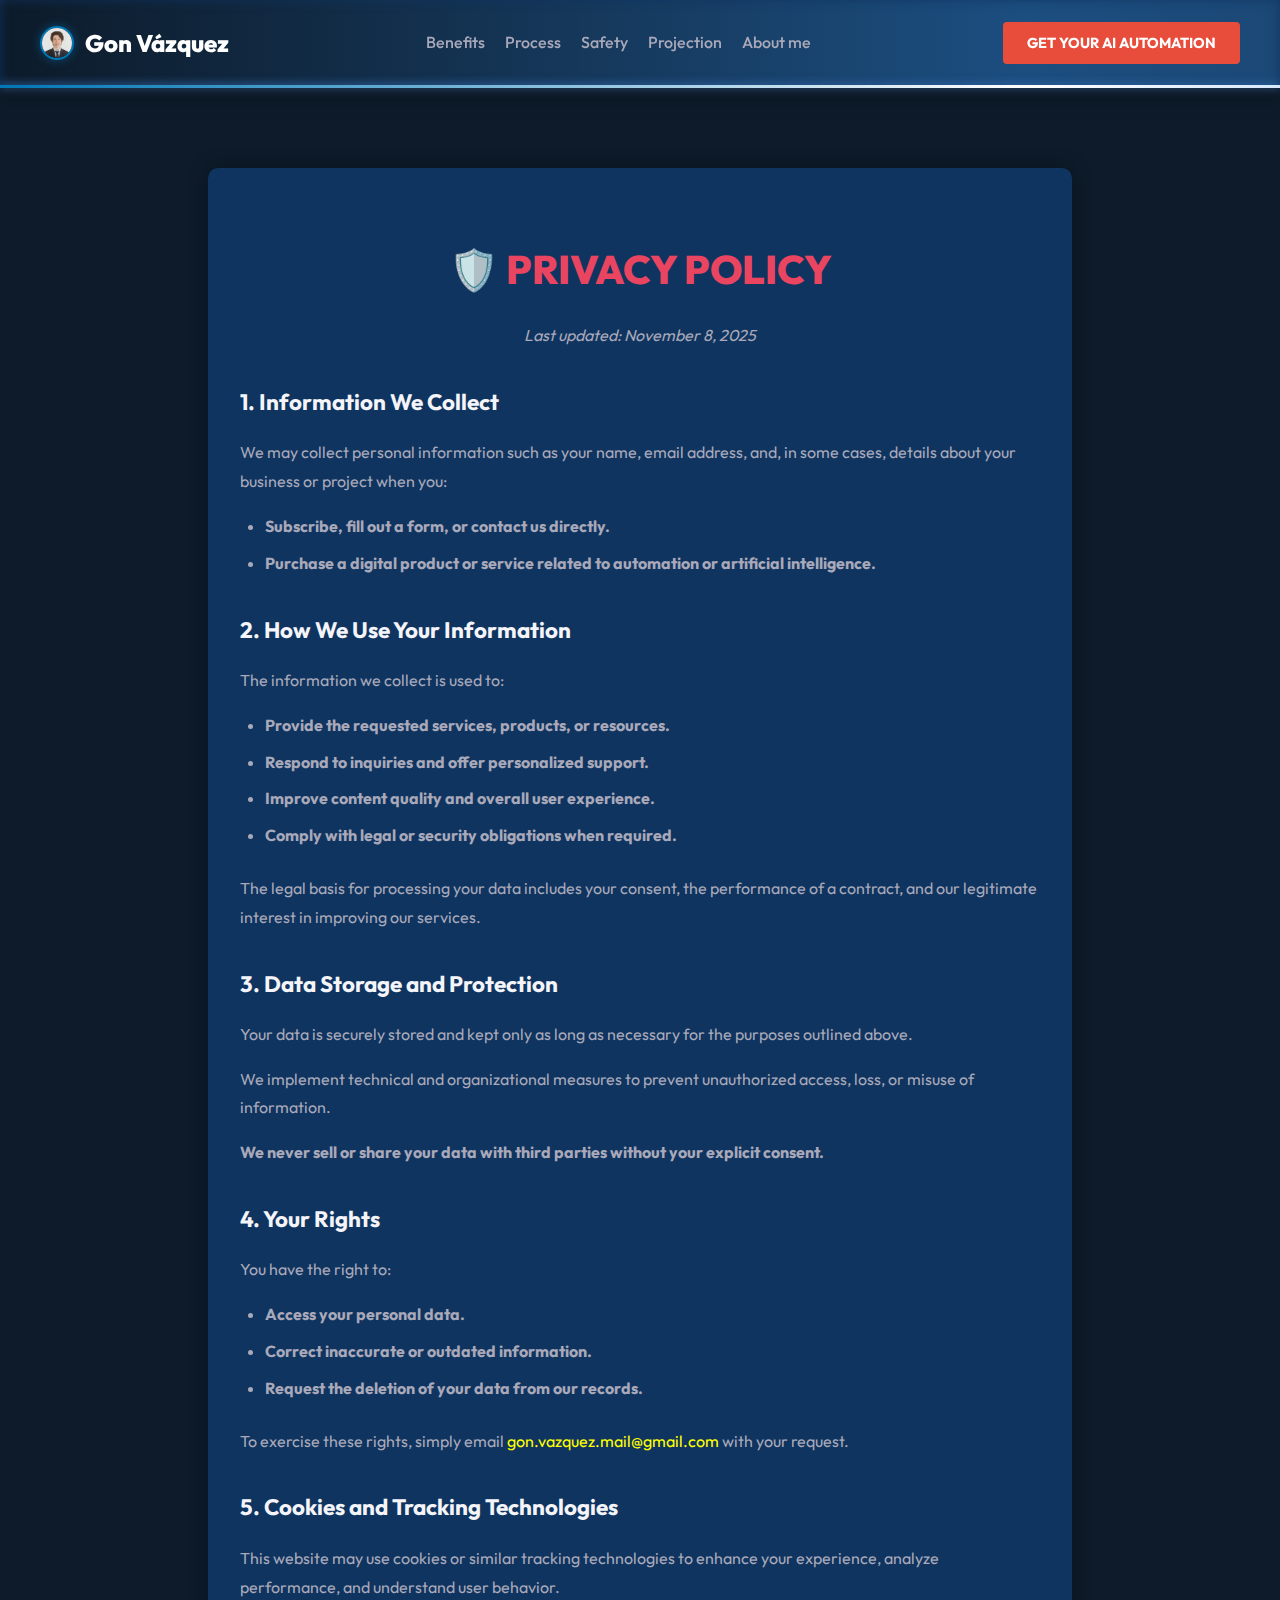
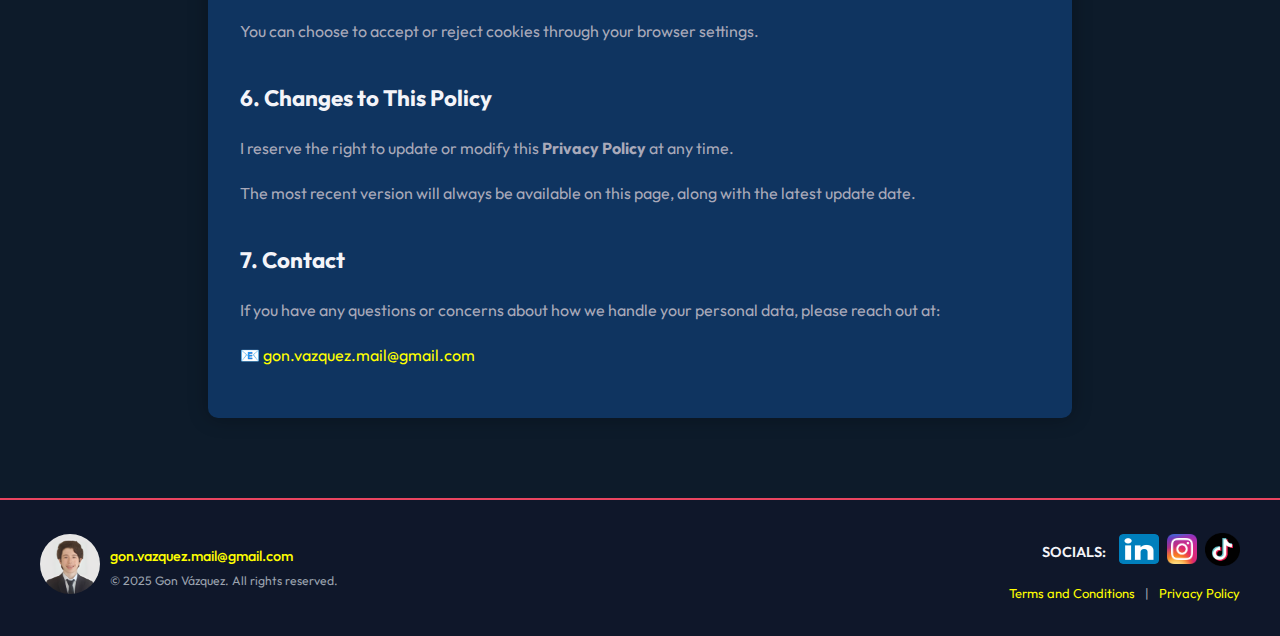
<file: privacypolicy.html>
<!DOCTYPE html>
<html lang="en">
<head>
    <meta charset="UTF-8">
    <meta name="viewport" content="width=device-width, initial-scale=1.0">
    <title>Privacy Policy - Gon Vázquez</title>

    <link rel="icon" type="image/png" href="logo.png">
    <link rel="shortcut icon" type="image/png" href="logo.png">

    <meta name="description" content="Privacy Policy for Gon Vázquez's AI automation services.">

    <link rel="preconnect" href="https://fonts.googleapis.com">
    <link rel="preconnect" href="https://fonts.gstatic.com" crossorigin>
    <link href="https://fonts.googleapis.com/css2?family=Outfit:wght@100..900&display=swap" rel="stylesheet">
    <link rel="stylesheet" href="styles.css">

    <style>
        .policy-section {
            padding: 5rem 0;
            /* Use a simple background (dark or light) that complements the main theme */
            background-color: var(--color-background);
            color: var(--color-text-light); /* Light text for dark background */
        }
        .policy-content {
            max-width: 800px;
            margin: 0 auto;
            text-align: left;
            padding: 2rem;
            line-height: 1.8;
            background-color: var(--color-secondary); /* Slightly lighter dark background for the content area */
            border-radius: 10px;
            box-shadow: 0 0 20px rgba(0, 0, 0, 0.3);
        }
        .policy-content h2 {
            font-size: 2.5rem;
            font-weight: 800;
            color: var(--color-primary); /* Use accent color for main title */
            margin-bottom: 1rem;
            text-align: center;
        }
        .policy-content h3 {
            font-size: 1.4rem;
            font-weight: 700;
            color: var(--color-text-light);
            margin-top: 2rem;
            margin-bottom: 0.5rem;
        }
        .policy-content p {
            margin-bottom: 1rem;
            color: var(--color-text-dim);
        }
        .policy-content ul {
            list-style: disc;
            padding-left: 25px;
            margin-bottom: 1.5rem;
            color: var(--color-text-dim);
        }
        .policy-content li {
            margin-bottom: 0.5rem;
        }
    </style>
</head>
<body>

    <header class="header">
        <div class="container header-content">
            <a href="index.html" class="logo-link flex items-center" id="logoLink">
                <img src="logo.png" alt="Gon Vázquez Face Logo" class="logo-image" style="height: 30px; width: auto; margin-right: 11px; border-radius: 50%;">
                <h1 class="logo-text text-3xl mr-1" style="color: #FFFFFF; font-weight: 800; font-size: 1.5rem;">Gon Vázquez</h1>
            </a>

            <nav class="nav-menu">
                <a href="index.html#benefits" class="nav-link">Benefits</a>
                <a href="index.html#process" class="nav-link">Process</a>
                <a href="index.html#risk-reversal-section" class="nav-link">Safety</a>
                <a href="index.html#roi-section" class="nav-link">Projection</a>
                <a href="index.html#about-me-section" class="nav-link">About me</a>
            </nav>
            <a href="index.html#contact-form" class="cta-button bg-accent-color hover:bg-cf4336" id="ctaButtonHeader">
                GET YOUR AI AUTOMATION
            </a>
        </div>
    </header>

    <main class="policy-section">
        <div class="container">
            <div class="policy-content">

                <h2>🛡️ PRIVACY POLICY</h2>
                <p style="text-align: center; font-style: italic;">Last updated: November 8, 2025</p>

                <h3>1. Information We Collect</h3>
                <p>We may collect personal information such as your name, email address, and, in some cases, details about your business or project when you:</p>
                <ul>
                    <li><strong>Subscribe, fill out a form, or contact us directly.</strong></li>
                    <li><strong>Purchase a digital product or service related to automation or artificial intelligence.</strong></li>
                </ul>

                <h3>2. How We Use Your Information</h3>
                <p>The information we collect is used to:</p>
                <ul>
                    <li><strong>Provide the requested services, products, or resources.</strong></li>
                    <li><strong>Respond to inquiries and offer personalized support.</strong></li>
                    <li><strong>Improve content quality and overall user experience.</strong></li>
                    <li><strong>Comply with legal or security obligations when required.</strong></li>
                </ul>
                <p>The legal basis for processing your data includes your consent, the performance of a contract, and our legitimate interest in improving our services.</p>

                <h3>3. Data Storage and Protection</h3>
                <p>Your data is securely stored and kept only as long as necessary for the purposes outlined above.</p>
                <p>We implement technical and organizational measures to prevent unauthorized access, loss, or misuse of information.</p>
                <p><strong>We never sell or share your data with third parties without your explicit consent.</strong></p>

                <h3>4. Your Rights</h3>
                <p>You have the right to:</p>
                <ul>
                    <li><strong>Access your personal data.</strong></li>
                    <li><strong>Correct inaccurate or outdated information.</strong></li>
                    <li><strong>Request the deletion of your data from our records.</strong></li>
                </ul>
                <p>To exercise these rights, simply email <a href="mailto:gon.vazquez.mail@gmail.com" class="footer-link">gon.vazquez.mail@gmail.com</a> with your request.</p>

                <h3>5. Cookies and Tracking Technologies</h3>
                <p>This website may use cookies or similar tracking technologies to enhance your experience, analyze performance, and understand user behavior.</p>
                <p>You can choose to accept or reject cookies through your browser settings.</p>

                <h3>6. Changes to This Policy</h3>
                <p>I reserve the right to update or modify this <strong>Privacy Policy</strong> at any time.</p>
                <p>The most recent version will always be available on this page, along with the latest update date.</p>

                <h3>7. Contact</h3>
                <p>If you have any questions or concerns about how we handle your personal data, please reach out at:</p>
                <p>📧 <a href="mailto:gon.vazquez.mail@gmail.com" class="footer-link">gon.vazquez.mail@gmail.com</a></p>

            </div>
        </div>
    </main>

    <footer class="footer">
        <div class="footer-left-content" style="display: flex; align-items: center; gap: 10px;">

            <a href="#" class="js-modal-trigger">
                <img src="logo.png" alt="Gon Vázquez Logo" style="height: 60px; width: auto; border-radius: 50%;">
            </a>

            <div class="copyright-info" style="display: flex; flex-direction: column; justify-content: center; align-items: flex-start;">

                <p class="contact-email" style="margin: 0; font-size: 1em; font-weight: 500;">
                    <a href="mailto:gon.vazquez.mail@gmail.com" class="footer-link">gon.vazquez.mail@gmail.com</a>
                </p>

                <p style="margin: 0; font-size: 0.85em; color: #9ca3af;">
                    &copy; 2025 Gon Vázquez. All rights reserved.
                </p>
            </div>

        </div>

        <div class="socials-container">

            <div class="social-icons-wrapper" style="display: flex; align-items: center; margin-bottom: 5px; gap: 8px;">
                <span class="socials-label">SOCIALS:</span>

                <a href="https://youtube.com/your-channel" target="_blank">
                    <img src="youtube.png" alt="YouTube Logo" style="height: 30px; width: 40px; border-radius: 4px;">
                </a>

                <a href="https://instagram.com/your-profile" target="_blank">
                    <img src="instagram.png" alt="Instagram Logo" style="height: 30px; width: 30px; border-radius: 4px;">
                </a>

                <a href="https://tiktok.com/@your-profile" target="_blank">
                    <img src="tiktok.png" alt="TikTok Logo" style="height: 33px; width: 35px; border-radius: 4px; margin-top: 1px;">
                </a>
            </div>

            <p class="legal-links" style="margin: 0; display: flex; gap: 10px; font-size: 0.9em; align-items: center;">
                <a href="termsandconditions.html" target="_blank" class="footer-link">Terms and Conditions</a>
                <span style="color: #9ca3af;">|</span>
                <a href="privacypolicy.html" target="_blank" class="footer-link">Privacy Policy</a>
            </p>
        </div>
    </footer>

    <div id="fullImageModal" class="modal">
        <span class="close-button">&times;</span>
        <img class="modal-content" id="fullImageDisplay" src="logo.png" alt="Full size image of Gon Vázquez">
    </div>
    <script src="script.js"></script>
</body>

</html>
</file>
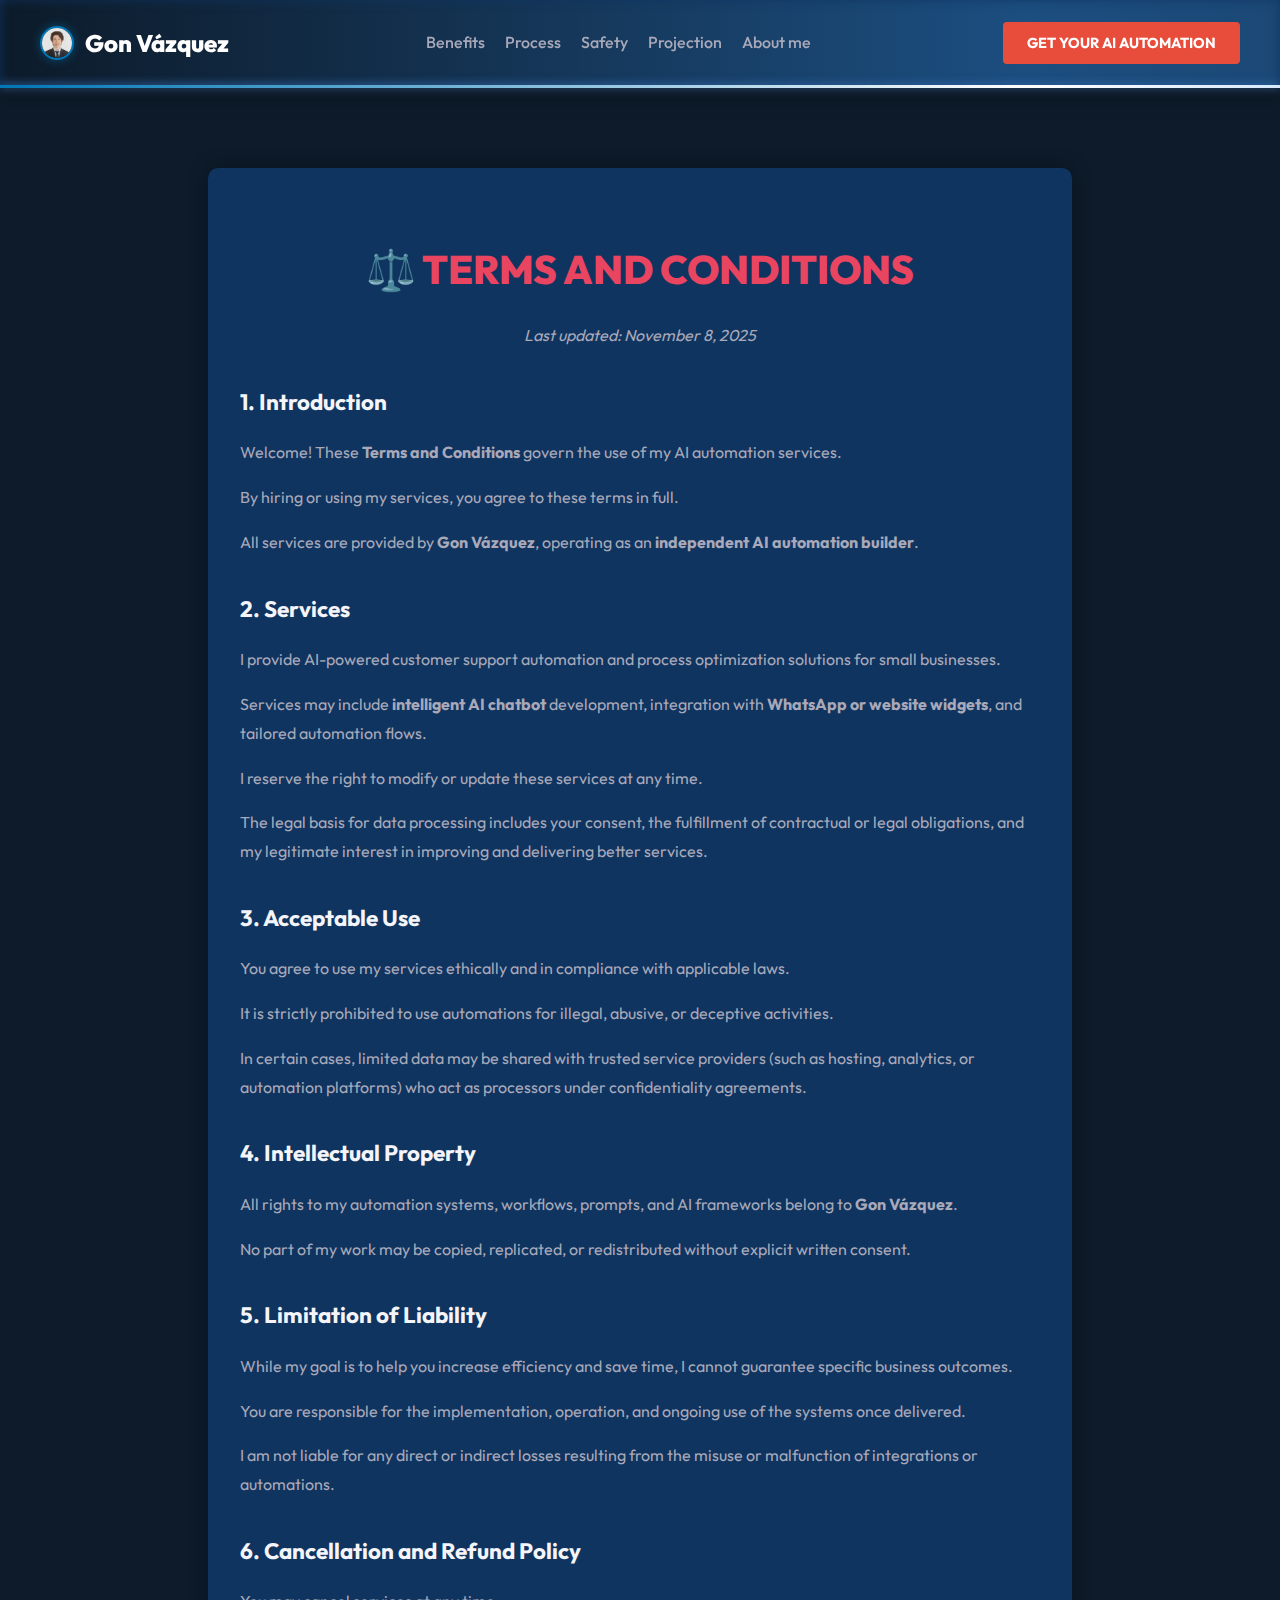
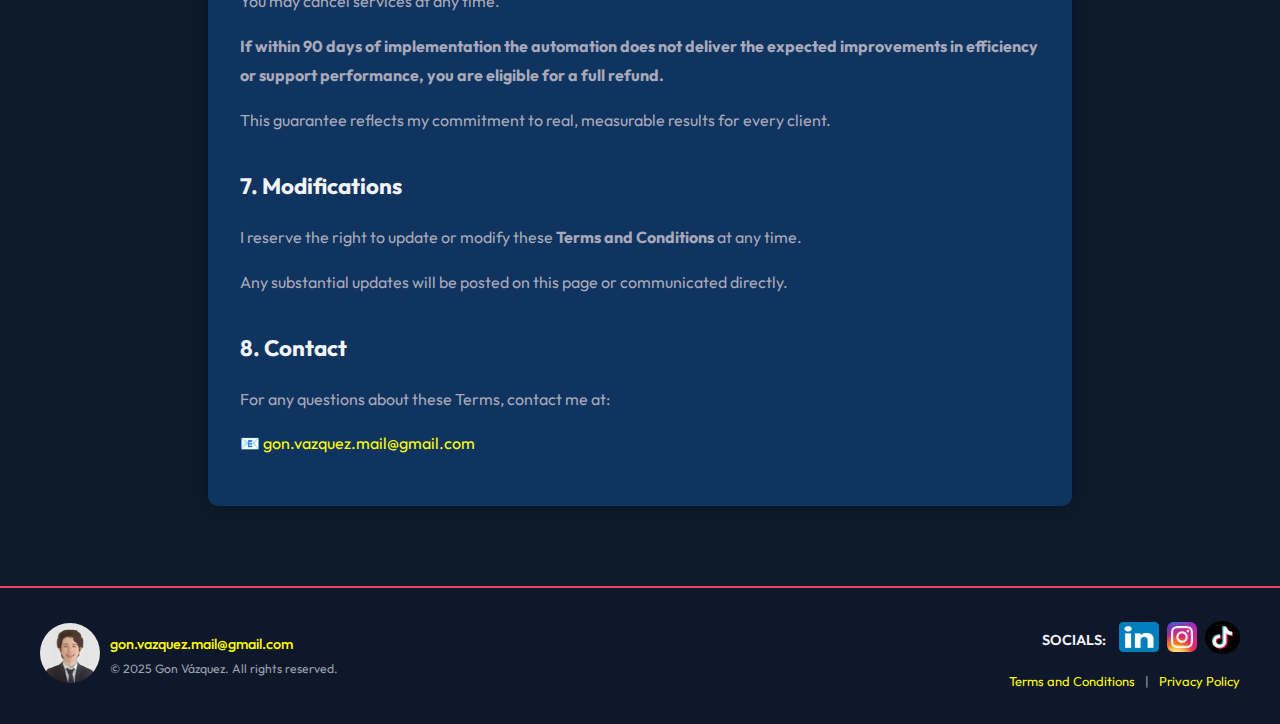
<file: termsandconditions.html>
<!DOCTYPE html>
<html lang="en">
<head>
    <meta charset="UTF-8">
    <meta name="viewport" content="width=device-width, initial-scale=1.0">
    <title>Terms and Conditions - Gon Vázquez</title>

    <link rel="icon" type="image/png" href="logo.png">
    <link rel="shortcut icon" type="image/png" href="logo.png">

    <meta name="description" content="Terms and Conditions governing the use of Gon Vázquez's AI automation services.">

    <link rel="preconnect" href="https://fonts.googleapis.com">
    <link rel="preconnect" href="https://fonts.gstatic.com" crossorigin>
    <link href="https://fonts.googleapis.com/css2?family=Outfit:wght@100..900&display=swap" rel="stylesheet">
    <link rel="stylesheet" href="styles.css">

    <style>
        .policy-section {
            padding: 5rem 0;
            /* Use a simple background (dark or light) that complements the main theme */
            background-color: var(--color-background);
            color: var(--color-text-light); /* Light text for dark background */
        }
        .policy-content {
            max-width: 800px;
            margin: 0 auto;
            text-align: left;
            padding: 2rem;
            line-height: 1.8;
            background-color: var(--color-secondary); /* Slightly lighter dark background for the content area */
            border-radius: 10px;
            box-shadow: 0 0 20px rgba(0, 0, 0, 0.3);
        }
        .policy-content h2 {
            font-size: 2.5rem;
            font-weight: 800;
            color: var(--color-primary); /* Use accent color for main title */
            margin-bottom: 1rem;
            text-align: center;
        }
        .policy-content h3 {
            font-size: 1.4rem;
            font-weight: 700;
            color: var(--color-text-light);
            margin-top: 2rem;
            margin-bottom: 0.5rem;
        }
        .policy-content p {
            margin-bottom: 1rem;
            color: var(--color-text-dim);
        }
        .policy-content ul {
            list-style: disc;
            padding-left: 25px;
            margin-bottom: 1.5rem;
            color: var(--color-text-dim);
        }
        .policy-content li {
            margin-bottom: 0.5rem;
        }
    </style>
</head>
<body>

    <header class="header">
        <div class="container header-content">
            <a href="index.html" class="logo-link flex items-center" id="logoLink">
                <img src="logo.png" alt="Gon Vázquez Face Logo" class="logo-image" style="height: 30px; width: auto; margin-right: 11px; border-radius: 50%;">
                <h1 class="logo-text text-3xl mr-1" style="color: #FFFFFF; font-weight: 800; font-size: 1.5rem;">Gon Vázquez</h1>
            </a>

            <nav class="nav-menu">
                <a href="index.html#benefits" class="nav-link">Benefits</a>
                <a href="index.html#process" class="nav-link">Process</a>
                <a href="index.html#risk-reversal-section" class="nav-link">Safety</a>
                <a href="index.html#roi-section" class="nav-link">Projection</a>
                <a href="index.html#about-me-section" class="nav-link">About me</a>
            </nav>
            <a href="index.html#contact-form" class="cta-button bg-accent-color hover:bg-cf4336" id="ctaButtonHeader">
                GET YOUR AI AUTOMATION
            </a>
        </div>
    </header>

    <main class="policy-section">
        <div class="container">
            <div class="policy-content">

                <h2>⚖️ TERMS AND CONDITIONS</h2>
                <p style="text-align: center; font-style: italic;">Last updated: November 8, 2025</p>

                <h3>1. Introduction</h3>
                <p>Welcome! These <strong>Terms and Conditions</strong> govern the use of my AI automation services.</p>
                <p>By hiring or using my services, you agree to these terms in full.</p>
                <p>All services are provided by <strong>Gon Vázquez</strong>, operating as an <strong>independent AI automation builder</strong>.</p>

                <h3>2. Services</h3>
                <p>I provide AI-powered customer support automation and process optimization solutions for small businesses.</p>
                <p>Services may include <strong>intelligent AI chatbot</strong> development, integration with <strong>WhatsApp or website widgets</strong>, and tailored automation flows.</p>
                <p>I reserve the right to modify or update these services at any time.</p>
                <p>The legal basis for data processing includes your consent, the fulfillment of contractual or legal obligations, and my legitimate interest in improving and delivering better services.</p>

                <h3>3. Acceptable Use</h3>
                <p>You agree to use my services ethically and in compliance with applicable laws.</p>
                <p>It is strictly prohibited to use automations for illegal, abusive, or deceptive activities.</p>
                <p>In certain cases, limited data may be shared with trusted service providers (such as hosting, analytics, or automation platforms) who act as processors under confidentiality agreements.</p>

                <h3>4. Intellectual Property</h3>
                <p>All rights to my automation systems, workflows, prompts, and AI frameworks belong to <strong>Gon Vázquez</strong>.</p>
                <p>No part of my work may be copied, replicated, or redistributed without explicit written consent.</p>

                <h3>5. Limitation of Liability</h3>
                <p>While my goal is to help you increase efficiency and save time, I cannot guarantee specific business outcomes.</p>
                <p>You are responsible for the implementation, operation, and ongoing use of the systems once delivered.</p>
                <p>I am not liable for any direct or indirect losses resulting from the misuse or malfunction of integrations or automations.</p>

                <h3>6. Cancellation and Refund Policy</h3>
                <p>You may cancel services at any time.</p>
                <p><strong>If within 90 days of implementation the automation does not deliver the expected improvements in efficiency or support performance, you are eligible for a full refund.</strong></p>
                <p>This guarantee reflects my commitment to real, measurable results for every client.</p>

                <h3>7. Modifications</h3>
                <p>I reserve the right to update or modify these <strong>Terms and Conditions</strong> at any time.</p>
                <p>Any substantial updates will be posted on this page or communicated directly.</p>

                <h3>8. Contact</h3>
                <p>For any questions about these Terms, contact me at:</p>
                <p>📧 <a href="mailto:gon.vazquez.mail@gmail.com" class="footer-link">gon.vazquez.mail@gmail.com</a></p>

            </div>
        </div>
    </main>

    <footer class="footer">
        <div class="footer-left-content" style="display: flex; align-items: center; gap: 10px;">

            <a href="#" class="js-modal-trigger">
                <img src="logo.png" alt="Gon Vázquez Logo" style="height: 60px; width: auto; border-radius: 50%;">
            </a>

            <div class="copyright-info" style="display: flex; flex-direction: column; justify-content: center; align-items: flex-start;">

                <p class="contact-email" style="margin: 0; font-size: 1em; font-weight: 500;">
                    <a href="mailto:gon.vazquez.mail@gmail.com" class="footer-link">gon.vazquez.mail@gmail.com</a>
                </p>

                <p style="margin: 0; font-size: 0.85em; color: #9ca3af;">
                    &copy; 2025 Gon Vázquez. All rights reserved.
                </p>
            </div>

        </div>

        <div class="socials-container">

            <div class="social-icons-wrapper" style="display: flex; align-items: center; margin-bottom: 5px; gap: 8px;">
                <span class="socials-label">SOCIALS:</span>

                <a href="https://youtube.com/your-channel" target="_blank">
                    <img src="youtube.png" alt="YouTube Logo" style="height: 30px; width: 40px; border-radius: 4px;">
                </a>

                <a href="https://instagram.com/your-profile" target="_blank">
                    <img src="instagram.png" alt="Instagram Logo" style="height: 30px; width: 30px; border-radius: 4px;">
                </a>

                <a href="https://tiktok.com/@your-profile" target="_blank">
                    <img src="tiktok.png" alt="TikTok Logo" style="height: 33px; width: 35px; border-radius: 4px; margin-top: 1px;">
                </a>
            </div>

            <p class="legal-links" style="margin: 0; display: flex; gap: 10px; font-size: 0.9em; align-items: center;">
                <a href="termsandconditions.html" target="_blank" class="footer-link">Terms and Conditions</a>
                <span style="color: #9ca3af;">|</span>
                <a href="privacypolicy.html" target="_blank" class="footer-link">Privacy Policy</a>
            </p>
        </div>
    </footer>

    <div id="fullImageModal" class="modal">
        <span class="close-button">&times;</span>
        <img class="modal-content" id="fullImageDisplay" src="logo.png" alt="Full size image of Gon Vázquez">
    </div>
    <script src="script.js"></script>
</body>

</html>
</file>
<file: styles.css>
/* Custom Properties: Blending Gon's Dark Theme with REIVA's Premium Colors */
:root {
    /* Gon's Dark Theme */
    --color-background: #0d1b2a; /* Darker, sophisticated deep blue */
    --color-primary: #e94560; /* The red for the CTA (REIVA's accent color) */
    --color-secondary: #0f3460; /* Darker blue for accents */
    --color-text-light: #f4f4f9; /* Bright white/light gray */
    --color-text-dim: #a9a9b9; /* Subtler gray */
    --font-family-main: 'Outfit', sans-serif;

    /* REIVA's Premium Colors (Used for Light Sections) */
    --primary-color: #0077B6; /* Deep Blue (Trust) */
    --accent-color: #E84D3B; /* Modern Red/Orange (Action) - Similar to Gon's Primary */
    --scan-color: #FCD34D;
    --background-light: #F8F9FA;
    --background-dark: #1F2937; /* Dark Gray for Contrast */
    --text-color: #333;
}

/* --- GLOBAL STYLES & PARTICLE BACKGROUND (Gon's Original) --- */

body {
    font-family: var(--font-family-main);
    margin: 0;
    padding: 0;
    color: var(--color-text-light); /* Default dark sections text color */
    background-color: var(--color-background);
    display: flex;
    flex-direction: column;
    min-height: 100vh;
    text-align: center;
    line-height: 1.6;

    /* PARTICLE FIELD: Created using multiple radial gradients (reliable method) */
    background-image:
        radial-gradient(var(--color-primary) 1px, transparent 0),
        radial-gradient(rgba(255, 255, 255, 0.7) 1px, transparent 0),
        radial-gradient(rgba(255, 255, 255, 0.9) 1px, transparent 0);

    background-size: 50px 50px, 80px 80px, 120px 120px;
    background-position: 0 0;
    animation: background-move 100s linear infinite;
}

/* Z-index for all major elements */
.header, .hero-section, .authority-block, .social-proof-quote, .benefits-section, .process-section, .newsletter-section, .footer, .modal {
    z-index: 10;
    position: relative;
}

.container {
    max-width: 1200px;
    margin: 0 auto;
    padding: 0 2rem;
}

/* --- REIVA UTILITY CLASSES (MANDATORY FOR NEW LAYOUT) --- */

.flex { display: flex; }
.justify-between { justify-content: space-between; }
.items-center { align-items: center; }
.flex-col { flex-direction: column; }
.text-xl { font-size: 1.25rem; }
.text-3xl { font-size: 1.875rem; }
.text-sm { font-size: 0.875rem; }
.font-extrabold { font-weight: 800; }
.mr-1 { margin-right: 0.25rem; }
.mt-10 { margin-top: 2.5rem; }
.mt-4 { margin-top: 1rem; }
.mb-5 { margin-bottom: 1.25rem; }
.mb-10 { margin-bottom: 2.5rem; }
.text-gray-300 { color: #D1D5DB; }
.text-gray-400 { color: #9CA3AF; }
.text-gray-600 { color: #4B5563; }
.text-gray-700 { color: #374151; }
.text-gray-800 { color: #1F2937; }
.text-yellow-300 { color: #FCD34D; }
.text-blue-400 { color: #60A5FA; }
.text-green-500 { color: #00FF00; }
.mx-auto { margin-left: auto; margin-right: auto; }
.max-w-4xl { max-width: 56rem; }
.max-w-2xl { max-width: 42rem; }
.max-w-6xl { max-width: 72rem; }
.w-full { width: 100%; }
.mb-4 { margin-bottom: 1rem; }
.mb-6 { margin-bottom: 1.5rem; }
.mb-8 { margin-bottom: 2rem; }
.mb-12 { margin-bottom: 3rem; }
.mb-16 { margin-bottom: 4rem; }
.text-center { text-align: center; }
.list-none { list-style: none; padding-left: 0; }
.space-y-2 > * + * { margin-top: 0.5rem; }
.mr-2 { margin-right: 0.5rem; }
.text-green-500 { color: #10B981; }
.text-red-600 { color: #DC2626; }
.text-green-600 { color: #059669; }
.bg-white { background-color: white; }
.bg-gray-100 { background-color: #F3F4F6; }
.shadow-2xl { box-shadow: 0 25px 50px -12px rgba(0, 0, 0, 0.25); }
.rounded-xl { border-radius: 0.75rem; }
.overflow-hidden { overflow: hidden; }
.py-16 { padding-top: 4rem; padding-bottom: 4rem; }
/* Simulating Tailwind Grid on non-md screens for compatibility */
.grid { display: grid; }
.md\:grid-cols-2 { grid-template-columns: repeat(2, minmax(0, 1fr)); }
.gap-10 { gap: 2.5rem; }
.indented-li { padding-left: 20px; }


/* --- HEADER STYLING (REIVA/GON BLEND) --- */
.header {
    color: white;
    padding: 0.5rem 0 0.6rem 0;

    /* CRITICAL: Define the animated gradient background with HIGHER CONTRAST */
    background: linear-gradient(
        90deg,
        #0d1b2a 0%,         /* Dark anchor (Var) */
        #1c4e80 20%,        /* **SLIGHTLY LIGHTER BLUE** for better visibility */
        #1a2c42 50%,        /* Dark Center */
        #1c4e80 80%,        /* **SLIGHTLY LIGHTER BLUE** */
        #0d1b2a 100%        /* Dark anchor */
    );

    /* Keep wide background size */
    background-size: 400% 100%;

    /* Keep animation speed */
    animation: background-shift 20s linear infinite;

    /* ENHANCEMENT: Main box shadow remains */
    box-shadow:
        0 2px 20px rgba(0, 0, 0, 0.6),
        /* Keeping inner glow with slightly higher alpha for illumination */
        inset 0 -1px 12px rgba(15, 52, 96, 0.9);

    position: sticky;
    top: 0;
    z-index: 100;
}

/* NEW: Animated Gradient Line Pseudo-element */
.header::after {
    content: '';
    position: absolute;
    bottom: 0;
    left: 0;
    width: 100%;

    /* ENHANCEMENT: Increased height to 6px and added a blur effect (box-shadow) */
    height: 3px;
    box-shadow: 0 0 10px rgba(96, 165, 250, 0.8); /* Casts a light blue glow */

    /* Define the gradient with the requested colors (Blue, White, Light Blue) */
    background: linear-gradient(
        90deg,
        #0077B6 0%,      /* Deep Blue */
        #FFFFFF 20%,     /* White */
        #60A5FA 40%,     /* Light Blue */
        #0077B6 60%,
        #FFFFFF 80%,
        #60A5FA 100%
    );

    background-size: 400% 100%;
    animation: header-scan 8s linear infinite;
    z-index: 101;
}

/* NEW: Keyframes for the scanning effect */
@keyframes header-scan {
    0% {
        background-position: 100% 0;
    }
    100% {
        background-position: 0% 0;
    }
}

/* @keyframes background-shift remains the same (moving from 0% to 100% and back) */
@keyframes background-shift {
    0% {
        background-position: 0% 50%;
    }
    50% {
        background-position: 100% 50%;
    }
    100% {
        background-position: 0% 50%;
    }
}

.header-content { display: flex; justify-content: space-between; align-items: center; }
.logo-link { text-decoration: none; }
.logo-image { border: 2px solid var(--primary-color); box-shadow: 0 0 10px rgba(0, 119, 182, 0.5); }

/* --- NEW NAVIGATION STYLING --- */

.nav-menu {
    display: flex;
    gap: 20px; /* Space between links */
    align-items: center;
    /* Allows the menu to push the logo and CTA to the sides */
    flex-grow: 1;
    justify-content: center; /* Center the menu items themselves */
    padding: 0 20px;
}

.nav-link {
    color: var(--color-text-dim); /* Subtler gray text */
    font-size: 1rem;
    font-weight: 500;
    text-decoration: none;
    transition: color 0.3s ease, text-shadow 0.3s ease;
    padding: 5px 0; /* Add padding for a larger click area */
    position: relative;
}

.nav-link:hover {
    color: var(--color-text-light); /* Brighten on hover */
    /* Optional: Add a subtle glow/shadow on hover */
    text-shadow: 0 0 5px rgba(255, 255, 255, 0.5);
}

/* Make the active link stand out (you'll need JavaScript for true "active" state, but this can be a highlight color) */
.nav-link.active {
    color: var(--color-primary); /* Use the red accent for the active link */
    font-weight: 700;
    text-shadow: 0 0 8px var(--color-primary);
}

/* --- HERO STYLING (REIVA Background, Gon's Particle colors) --- */
.hero {
    padding: 11.5rem 0;
    text-align: center;
    color: white;
    position: relative;
    overflow: hidden;

    /* --- NEW: SINGLE FULL GIF BACKGROUND --- */
    background-image: url('wallpaper.gif');
    background-size: cover; /* Ensures the GIF covers the whole area */
    background-position: center;
    background-color: var(--color-background); /* Fallback color */
    /* Add a subtle dark overlay to ensure text contrast */
    box-shadow: inset 0 0 0 2000px rgba(0, 0, 0, 0.4);
}

.hero-content { position: relative; z-index: 2; }
.hero h1 {
    font-size: 3.8rem;
    font-weight: 900;
    line-height: 1.1;
    text-shadow: 0 2px 4px rgba(0, 0, 0, 0.5);
}


/* --- CTA BUTTONS (Gon's Pulse, REIVA's Color) --- */
.cta-button, .cta-button-some {
    background-color: var(--accent-color);
    color: white;
    padding: 1rem 3rem;
    border: none;
    border-radius: 50px;
    text-decoration: none;
    font-weight: bold;
    font-size: 1.1rem;
    display: inline-block;
    transition: background-color 0.3s, transform 0.2s;
    box-shadow: 0 4px 15px rgba(232, 77, 59, 0.5);
    cursor: pointer;
    animation: pulse 2.5s infinite ease-in-out;
    margin-top: 50px; /* Added for the .cta-button-some in the final CTA section */
}
.cta-button:hover, .cta-button-some:hover {
    background-color: #cf4336;
    transform: translateY(-3px);
    animation: none;
}
.header .cta-button {
    font-size: 0.9rem;
    padding: 0.6rem 1.5rem;
    border-radius: 4px;
    box-shadow: none;
    margin-top: 0; /* Override margin for header button */
}
/* Pulse Animation Definition (Gon's Original) */
@keyframes pulse {
    0% {
        transform: scale(1);
        box-shadow: 0 4px 15px rgba(232, 77, 59, 0.5);
    }
    50% {
        transform: scale(1.05);
        box-shadow: 0 0 25px rgba(232, 77, 59, 0.8);
    }
    100% {
        transform: scale(1);
        box-shadow: 0 4px 15px rgba(232, 77, 59, 0.5);
    }
}

/* --- NEW KEYFRAMES FOR TEXT ANIMATION --- */
@keyframes text-scan {
    0% {
        /* Start the gradient far left (off-screen) */
        background-position: 100% 0;
    }
    100% {
        /* Move the gradient far right (off-screen) */
        background-position: -10% 0;
    }
}

/* --- ANIMATED TEXT STYLING (The Scan Effect - FINAL VERSION) --- */
.animated-text {
    /* 1. Define the color source. This gradient is mostly RED, with a BLUE flash. */
    background: linear-gradient(
        90deg,
        var(--accent-color) 0%,           /* Base RED color start */
        var(--accent-color) 40%,          /* Base RED color area */
        var(--scan-color) 50%,         /* Moving BLUE scanline center */
        var(--accent-color) 60%,          /* Base RED color area */
        var(--accent-color) 100%          /* Base RED color end */
    );
    background-size: 200% 100%; /* Makes the gradient (the source) twice as wide as the text */

    /* 2. CORE TRICK: Restrict the background (gradient) to the text shape only */
    color: transparent; /* Makes the original font color invisible */
    -webkit-background-clip: text; /* For Safari/Chrome */
    background-clip: text;

    /* 3. Ensures the red is visible if the browser struggles */
    text-shadow: 0 0 2px rgba(232, 77, 59, 0.5);

    /* 4. Apply the animation: Duration 2s, Delay 3s */
    animation: text-scan 6s linear infinite; /* Scan duration: 2s */
    animation-iteration-count: infinite;
    animation-timing-function: cubic-bezier(0.19, 1, 0.22, 1);
}

.headline-emphasis {
    font-style: italic;
    font-weight: 600;
}

.italic-font {
    font-style: italic;
}

/* --- CUSTOM CHECKMARK ICON LIST (FINAL, PERFECTLY CENTERED) --- */
.checkmark-list {
    /* Ensure the list starts flush left */
    padding-left: 0;

    /* 💡 HORIZONTAL CENTERING FIX: */
    display: flex;
    flex-direction: column;
    align-items: center; /* Centers the entire block of list items */
}

.checkmark-list li {
    position: relative;
    list-style: none;

    /* Re-add the crucial padding to make space for the icon */
    padding-left: 28px;

    margin-bottom: 8px;

    /* Ensure the list item contents align left */
    text-align: left;

    /* Allow the <li> to shrink to its content size for proper centering */
    width: fit-content;
    max-width: 100%; /* Prevents overflow */

    /* Other properties */
    display: list-item;
    line-height: 1.4;
}

.checkmark-list li::before {
    content: "";
    display: inline-block;
    width: 20px;
    height: 20px;

    background-image: url('checkmark.png');
    background-size: contain;
    background-repeat: no-repeat;

    position: absolute;

    /* Positions icon correctly at the left edge of the padded space */
    left: 0;

    /* 💡 The absolute centering rule (50% and -50% translation) */
    top: 50%;
    transform: translateY(-39%);

    /* If text still looks too low, use this slightly adjusted rule instead: */
    /* transform: translateY(calc(-50% - 1px)); */
}

/* --- SECONDARY ICON LIST STYLING (For #value section) --- */

.icon-list-secondary li {
    position: relative;
    list-style: none;
    /* Space for the icon (slightly less since the text starts immediately) */
    padding-left: 30px;
    margin-bottom: 8px;

    /* Ensure text alignment is clean */
    text-align: left;
    line-height: 1.4;
}

.icon-list-secondary li::before {
    content: "";
    display: block;
    width: 20px;
    height: 20px;

    /* Insert the same checkmark icon */
    background-image: url('checkmark.png');
    background-size: contain;
    background-repeat: no-repeat;

    position: absolute;
    left: 0;

    /* Vertical alignment rule */
    top: 50%;
    transform: translateY(-39%); /* Adjust for perfect visual centering */
}

/* --- Corrected Styles for Center Alignment --- */

.benefit-row {
    display: flex;

    /* FIX: Center the items horizontally within the benefit-row container */
    justify-content: center;

    /* Keep the controlled space between the items */
    column-gap: 30px;

    /* Keep row gap small for mobile wrapping */
    row-gap: 5px;

    align-items: flex-start;
    margin-top: 0 !important;
    margin-bottom: 15px;
    flex-wrap: wrap;
}

.benefit-item {
    display: flex;
    align-items: center;

    /* FIX: Set flex properties back to default or 'auto' for centering to work reliably */
    /* By removing the aggressive flex: 0 0 auto, the centering property can take effect. */
    flex: 0 0 auto;

    /* Removed padding-right: 15px; from previous fix to ensure items cluster tightly */

    margin: 0 !important;
    padding: 0 !important;
    line-height: 1.2;
}

.benefit-icon {
    width: 28px;
    height: 20px;
    margin-right: 8px;
}

.benefit-text {
    margin: 0 !important;
    padding: 0 !important;
    font-size: 1.1rem;
    font-weight: 600;
    line-height: inherit;
    color: #fff;
}

/* --- PROCESS CARD STYLING (Reverts dark theme for light section) --- */
.process-card {
    /* Set specific background color for the light section */
    background-color: white !important;
    color: var(--text-color); /* Use dark text color */
}

/* Override the dark matte background to white */
.process-card::after {
    background-color: white !important;
}

/* Ensure content text is dark on the white background */
.process-card p, .process-card ul, .process-card li {
    color: var(--text-color) !important;
}

/* --- FEATURE / VALUE CARD STYLING (REIVA's Look) --- */
.benefits-section {
    padding: 5rem 0;
    text-align: center;
    background-image: none;
    background-size: auto;
    background-position: initial;
    background-repeat: initial;
    background-color: var(--background-light);
    position: relative;
    overflow: hidden;
}

/* REVERTED: Remove the dark overlay pseudo-element */
.benefits-section::before {
    content: none;
}

/* RESTORED: Content positioning (relative z-index is still good practice) */
.benefits-section .container,
.benefits-section h2,
.benefits-section p {
    position: relative;
    z-index: 2;
}

/* RESTORED: Ensure section text is dark on the light background */
.benefits-section h2, .benefits-section p {
    color: var(--text-color) !important; /* Set text to dark color, e.g., #333 */
}

/* --- FEATURE / VALUE CARD STYLING (REIVA's Look) --- */
.process-section {
    padding: 5rem 0;
    text-align: center;

    /* 1. NEW: Explicit GIF Background */
    background-image: url('wallpaper2.gif');
    background-size: cover;
    background-position: center;
    background-repeat: no-repeat;
    background-color: var(--color-background); /* Fallback */

    position: relative;
    overflow: hidden;
}

/* 2. NEW: Dark Overlay for Text Readability */
.process-section::before {
    content: "";
    position: absolute;
    top: 0;
    left: 0;
    width: 100%;
    height: 100%;
    /* Subtle dark blue/black overlay to make the content readable over the GIF */
    background-color: rgba(0, 0, 0, 0.45);
    z-index: 1; /* Place overlay above the GIF */
}

/* 3. Ensure all content (container, titles, text) sits above the new overlay */
.process-section .container,
.process-section h2,
.process-section p {
    position: relative;
    z-index: 2; /* Place content above the overlay (z-index: 1) */
}

/* 4. Ensure section text is white over the dark overlay */
.process-section h2 { color: var(--text-color); }

.feature-card {
    /* RESTORED: Original padding */
    padding: 2.5rem;

    background-color: white; /* Card center color */
    color: var(--text-color);
    border-radius: 12px;

    /* CRITICAL FOR BORDER ANIMATION */
    position: relative;
    z-index: 1;
    overflow: hidden;

    border-left: none;

    box-shadow: 0 10px 30px rgba(0, 0, 0, 0.08);
    transition: transform 0.3s;
}

/* 1. THE ANIMATED BORDER ELEMENT (Pseudo-element ::before) */
.feature-card::before {
    content: '';
    position: absolute;
    top: -10px;
    left: -10px;
    right: -10px;
    bottom: -10px;

    width: calc(100% + 20px);
    height: calc(100% + 20px);

    /* MODIFIED: Changed color stops for Blue border with Red/Accent scanning */
    background: conic-gradient(
        transparent 0deg,
        #0077B6 30deg,      /* Deep Blue (Base Border Color) */
        #E34234 100deg,      /* VIBRANT RED (The constantly changing color) */
        #60A5FA 180deg,      /* Light Blue/Accent */
        #0077B6 270deg,
        transparent 360deg
    );

    z-index: -1;
    border-radius: 15px;
    animation: spin 6s linear infinite;
}

/* 2. THE CARD SURFACE (Pseudo-element ::after) */
.feature-card::after {
    content: '';
    position: absolute;
    top: 3px;
    left: 3px;
    right: 3px;
    bottom: 3px;

    background-color: white; /* Card center color */
    border-radius: 10px;
    z-index: -1;
}


/* 3. RELAYING CONTENT TO THE FOREGROUND */
/* All direct children (h3, p, ul) need z-index to show over the ::after background. */
.feature-card > * {
    position: relative;
    z-index: 3;
}


/* --- ANIMATION AND HOVER EFFECTS --- */

.feature-card:hover {
    transform: scale(1.02);
    box-shadow: 0 0 20px 5px rgba(0, 119, 182, 0.5); /* Matching Red glow on hover */
}

/* Keyframes for spinning the conic gradient (Remains the same) */
@keyframes spin {
    0% { transform: rotate(0deg); }
    100% { transform: rotate(360deg); }
}

.value-section h2 { color: var(--text-color); }

/* --- MANUAL CENTERING FIX --- */
/* Use transform to shift the card without affecting its calculated width/size */
.centered-shift {
    /* You may need to tweak this value (e.g., 5px, -10px, 15px) */
    transform: translateX(300px);
}


/* --- AUTHORITY BLOCK STYLING (Gon's Original) --- */
/* The Authority block now sits inside a .value-section for layout compatibility */
.authority-block .container {
    max-width: 900px;
    display: flex;
    flex-direction: column;
    align-items: center;
    gap: 30px;
    padding: 50px 0; /* Add back padding lost when nested */
}
.authority-photo {
    width: 210px;
    height: 210px;
    border-radius: 50%;
    object-fit: cover;
    border: 5px solid var(--color-primary);
    box-shadow: 0 0 25px rgba(233, 69, 96, 0.8), 0 0 5px var(--color-text-light);
    transition: transform 0.3s ease;
}
.authority-photo:hover { transform: scale(1.05); }
.authority-content { text-align: center; max-width: 650px; }
.authority-slogan {
    font-size: 2.2em;
    font-weight: 800;
    color: var(--color-background); /* Dark text on light background */
    margin: 0 0 15px 0;
    text-shadow: 0 0 5px rgba(0, 0, 0, 0.1);
}
.authority-description {
    font-size: 1.2em;
    font-weight: 300;
    line-height: 1.6;
    color: var(--text-color);
}
.authority-cta {
    font-size: 1.2em;
    font-weight: bold;
    line-height: 1.6;
    color: var(--accent-color); /* Highlighted CTA text */
}

/* --- SOCIAL PROOF QUOTE STYLING (Gon's Original) --- */
.social-proof-quote {
    padding: 60px 20px;
    background: var(--color-background); /* Dark background maintained */
    border-bottom: 1px solid rgba(255, 255, 255, 0.05);
    border-top: 1px solid rgba(255, 255, 255, 0.05);
}
.social-proof-quote .container { max-width: 800px; margin: 0 auto; }
.quote-text {
    font-size: 2em;
    font-weight: 500;
    line-height: 1.4;
    color: var(--color-text-light);
    margin: 0 0 15px 0;
    font-style: italic;
    border-left: 5px solid var(--color-primary);
    padding-left: 20px;
    text-align: left;
}
.quote-source {
    font-size: 1.1em;
    font-weight: 400;
    color: var(--color-primary);
    margin: 0;
    text-align: left;
    padding-left: 25px;
}


/* --- FINAL CTA / NEWSLETTER SECTION (GIF Background) --- */
.newsletter-section {
    /* REMOVED: Solid color background */

    color: white; /* Keep text color white */
    padding: 4rem 0;
    text-align: center;
    position: relative; /* Needed for the pseudo-element overlay */
    overflow: hidden; /* Recommended for background content */

    /* NEW: GIF Background Properties */
    background-image: url('wallpaper1.gif');
    background-size: cover;
    background-position: center;
    background-repeat: no-repeat;
    background-color: var(--color-background); /* Fallback */
}

/* NEW: Add a subtle dark overlay using a pseudo-element for text contrast */
.newsletter-section::before {
    content: "";
    position: absolute;
    top: 0;
    left: 0;
    width: 100%;
    height: 100%;
    /* Subtle dark blue/black overlay to make the white text readable over the GIF */
    background-color: rgba(0, 0, 0, 0.45);
    z-index: 1; /* Place overlay above the GIF */
}

/* Ensure all content (container) sits above the new overlay */
.newsletter-section .container {
    position: relative;
    z-index: 2; /* Place content above the overlay (z-index: 1) */
}

/* Newsletter form styles remain, but should now be applied to the 'contact-form' structure */
/* Retaining the original form structure styles for completeness: */
.newsletter-form {
    display: flex;
    justify-content: center;
    max-width: 600px;
    margin: 1.5rem auto 0;
    gap: 1rem;
}
.newsletter-form input[type="email"] {
    padding: 1rem;
    flex-grow: 1;
    border: none;
    border-radius: 8px;
    font-size: 1.1rem;
    color: var(--text-color);
}


/* --- FOOTER STYLING (Gon's Split Layout, REIVA's Dark Color) --- */
.footer {
    background-color: #0f172a; /* Darker than body background */
    color: #9ca3af;
    padding: 2rem 40px;
    border-top: 2px solid var(--color-primary); /* Use Gon's red for contrast */
    font-size: 0.9em;
    /* Gon's Split Layout */
    display: flex;
    justify-content: space-between;
    align-items: center;
    width: 100%;
    box-sizing: border-box;
}

/* Footer Link and Social Icons (Gon's original) */
.copyright-info { display: flex; flex-direction: column; align-items: flex-start; gap: 3px; }
.copyright-info p { margin: 0; }
.footer-link { color: #FFFF00; text-decoration: none; transition: color 0.3s ease; }
.footer-link:hover { color: var(--color-primary); text-decoration: underline; }
.socials-container { display: flex; align-items: center; gap: 15px; }
.socials-label { font-weight: 600; color: var(--color-text-light); margin-right: 5px; font-size: 1em; }
.social-icon {
    display: flex; justify-content: center; align-items: center; width: 35px; height: 35px;
    border-radius: 50%; text-decoration: none; transition: transform 0.3s ease, box-shadow 0.3s ease;
    border: 1px solid rgba(255, 255, 255, 0.2); background-color: var(--color-secondary); color: var(--color-text-light);
}
.icon-placeholder { font-size: 0.8em; font-weight: 700; letter-spacing: 0.5px; }
.social-icon:hover {
    transform: scale(1.1); border-color: var(--color-primary); background-color: var(--color-primary);
    box-shadow: 0 0 15px var(--color-primary);
}

/* --- GUARANTEE / RISK REVERSAL STYLING --- */
.risk-reversal-section {
    padding: 5rem 0;
    background-color: #F8F9FA;
    text-align: center;
}
.guarantee-card {
    /* Retained original padding and border radius */
    padding: 1.5rem;
    border-radius: 8px;

    /* CRITICAL FOR BORDER ANIMATION */
    background-color: transparent; /* Must be transparent to see the ::before gradient */
    position: relative;
    z-index: 1; /* Ensure card content stays above the page background */
    overflow: hidden;

    /* Remove static border */
    border: none;

    /* Retained original transition */
    transition: transform 0.3s;

    /* Standard box shadow */
    box-shadow: 0 5px 15px rgba(0, 0, 0, 0.1);
}

/* 1. THE ANIMATED BORDER ELEMENT (Pseudo-element ::before) */
/* This element is slightly larger than the card and contains the spinning gradient. */
.guarantee-card::before {
    content: '';
    position: absolute;
    /* Adjust these to control the visible thickness of the border */
    top: -8px;
    left: -8px;
    right: -8px;
    bottom: -8px;

    /* Make the pseudo-element large enough to fully surround the card */
    width: calc(100% + 16px);
    height: calc(100% + 16px);

    /* Define the animated gradient colors: Green Base with a brighter scanning spot */
    background: conic-gradient(
        transparent 0deg,
        #00FF00 30deg,      /* Vibrant Green (Base Border Color) */
        #33FF33 100deg,      /* Brighter Green/Accent */
        #FFFFFF 180deg,      /* White (or very light accent) */
        #00FF00 270deg,
        transparent 360deg
    );

    z-index: -1; /* Place below the card content */
    border-radius: 10px; /* Slightly larger than card radius */
    animation: spin 6s linear infinite;
}

/* 2. THE CARD SURFACE (Pseudo-element ::after) */
/* This element provides the opaque white center, revealing only the animated gradient as the border. */
.guarantee-card::after {
    content: '';
    position: absolute;
    /* Controls the border thickness (3px smaller than the ::before offset) */
    top: 3px;
    left: 3px;
    right: 3px;
    bottom: 3px;

    background-color: white; /* Card center color */
    border-radius: 6px; /* Slightly smaller than card radius */
    z-index: -1; /* Place below the card content but above the ::before gradient */
}

/* 3. RELAYING CONTENT TO THE FOREGROUND */
/* All direct children need a z-index to appear above the ::after background. */
.guarantee-card > * {
    position: relative;
    z-index: 3;
}

.guarantee-card:hover {
    transform: scale(1.05);
    box-shadow: 0 0 10px #00FF00;
}

/* --- FUTURISTIC TESTIMONIALS STYLING --- */
.testimonial-container {
    color: white;
    padding: 5rem 0;
    position: relative;
    overflow: hidden;

    /* 1. NEW: Explicit GIF Background */
    background-image: url('wallpaper3.gif');
    background-size: cover;
    background-position: center;
    background-repeat: no-repeat;
    background-color: var(--background-dark); /* Fallback */
}

/* 2. NEW: Dark Overlay for Text Readability */
.testimonial-container::before {
    content: "";
    position: absolute;
    top: 0;
    left: 0;
    width: 100%;
    height: 100%;
    /* Dark overlay to ensure white text and cards pop over the GIF */
    background-color: rgba(0, 0, 0, 0.75);
    z-index: 1; /* Place overlay above the GIF */
}

/* 3. Ensure all content sits above the new overlay */
.testimonial-container > * {
    position: relative;
    z-index: 2; /* Content must be higher than the overlay (z-index: 1) */
}
.testimonial-grid {
    /* Increase separation between cards */
    gap: 2rem;
    display: grid;
    grid-template-columns: repeat(3, 1fr);
    max-width: 1200px;
    margin: 0 auto;
}
.testimonial-card {
    background-color: #2D3748;
    padding: 2.5rem;
    border-radius: 12px;
    /* Remove the old border: 1px solid #3c495e; */

    /* CRITICAL FOR BORDER ANIMATION (Added/Updated) */
    position: relative;
    z-index: 1; /* Bring the card above the background GIF/overlay */
    overflow: hidden;

    transition: transform 0.4s ease, box-shadow 0.4s ease, background-color 0.4s ease;
    cursor: pointer;
}
/* --- ANIMATED BORDER STYLING FOR TESTIMONIAL CARDS --- */

/* 1. THE ANIMATED BORDER ELEMENT (Pseudo-element ::before) */
.testimonial-card::before {
    content: '';
    position: absolute;
    top: -10px;
    left: -10px;
    right: -10px;
    bottom: -10px;

    width: calc(100% + 20px);
    height: calc(100% + 20px);

    /* CONIC GRADIENT: Use the same blue/red/accent colors */
    background: conic-gradient(
        transparent 0deg,
        #0077B6 30deg,      /* Deep Blue (Base Border Color) */
        #E34234 100deg,      /* VIBRANT RED (The constantly changing color) */
        #60A5FA 180deg,      /* Light Blue/Accent */
        #0077B6 270deg,
        transparent 360deg
    );

    z-index: -1;
    border-radius: 15px;
    animation: spin 6s linear infinite;
}

/* 2. THE CARD SURFACE (Pseudo-element ::after) */
.testimonial-card::after {
    content: '';
    position: absolute;
    top: 3px;
    left: 3px;
    right: 3px;
    bottom: 3px;

    /* CRITICAL: Use the card's original dark background color to cover the center */
    background-color: #2D3748;
    border-radius: 10px;
    z-index: -1;
}


/* 3. RELAYING CONTENT TO THE FOREGROUND */
/* All direct children (p) need z-index to show over the ::after dark background. */
.testimonial-card > * {
    position: relative;
    z-index: 3;
}

.testimonial-card:hover {
    /* Futuristic Hover Animation */
    transform: scale(1.05);
    background-color: #3e4c63; /* Slight color change on hover */
    box-shadow: 0 0 20px rgba(0, 119, 182, 0.5); /* Blue glow effect */
    z-index: 10;
}
.testimonial-card p {
    font-style: italic;
    font-size: 1.15rem;
}
.testimonial-card .italic { font-style: normal; } /* Override italic on the new content */

/* --- MODAL STYLES (Gon's Original) --- */
.modal { display: none; position: fixed; z-index: 1000; left: 0; top: 0; width: 100%; height: 100%; overflow: auto; background-color: rgba(0, 0, 0, 0.9); justify-content: center; align-items: center; }
.modal-content { margin: auto; display: block; width: 90%; max-width: 500px; max-height: 90vh; border-radius: 10px; box-shadow: 0 0 30px rgba(233, 69, 96, 0.5); transition: transform 0.3s ease-out; }
.close-button { position: absolute; top: 20px; right: 35px; color: #f1f1f1; font-size: 40px; font-weight: bold; transition: 0.3s; cursor: pointer; }
.close-button:hover, .close-button:focus { color: var(--color-primary); text-decoration: none; }

/* --- LEAD CAPTURE CONTACT FORM STYLING --- */
.contact-form {
    display: grid;
    grid-template-columns: 1fr 1fr; /* Two columns on desktop */
    gap: 20px;
    max-width: 800px; /* Limit form width */
    margin: 30px auto 0;
    text-align: left;
}

.form-group {
    display: flex;
    flex-direction: column;
}

.form-group label {
    font-size: 1rem;
    font-weight: 600;
    color: white; /* Text color of the surrounding section */
    margin-bottom: 5px;
}

.contact-form input,
.contact-form select,
.contact-form textarea {
    padding: 12px 15px;
    border: 1px solid rgba(255, 255, 255, 0.3);
    border-radius: 8px;
    font-size: 1rem;
    font-family: var(--font-family-main);
    background-color: rgba(255, 255, 255, 0.9); /* Slightly transparent white input field */
    color: var(--text-color); /* Dark text for readability */
    transition: border-color 0.3s, box-shadow 0.3s;
    width: 100%;
    box-sizing: border-box;
}

.contact-form textarea {
    resize: vertical;
}

.contact-form input:focus,
.contact-form select:focus,
.contact-form textarea:focus {
    border-color: var(--accent-color);
    box-shadow: 0 0 0 3px rgba(232, 77, 59, 0.4);
    outline: none;
}

/* Make the textarea span both columns on desktop */
.form-group.full-width {
    grid-column: 1 / -1;
}

/* Style the submit button to match your CTA buttons */
.contact-form .submit-button {
    grid-column: 1 / -1; /* Make button full width */
    margin-top: 10px;
    /* CTA button styles are already defined via .cta-button-some */
}

.socials-container {
    display: flex;
    flex-direction: column; /* This is what makes them stack vertically */
    align-items: flex-end; /* This aligns them to the right edge */
    gap: 5px;
}

/* Ensure the wrapper for the icons stays horizontal */
.social-icons-wrapper {
    display: flex;
    align-items: center;
    gap: 15px;
}

/* --- Success Alert Styles --- */
.success-alert-message {
    background-color: #d1e7dd; /* Light green background */
    color: #0f5132; /* Dark green text */
    border: 1px solid #badbcc;
    padding: 15px;
    margin: 20px auto 30px; /* Center it and add spacing */
    border-radius: 8px;
    font-size: 1.1rem;
    font-weight: 600;
    text-align: center;
    max-width: 600px; /* Match form width */
    opacity: 0; /* Start invisible for a slight fade-in */
    animation: fadeIn 0.5s forwards;
}

@keyframes fadeIn {
    to {
        opacity: 1;
    }
}

/* --- MEDIA QUERY (Unified) --- */
@media (max-width: 768px) {
    .container { padding: 0 1rem; }
    .hero h1 { font-size: 2.5rem; }
    .header-content { flex-direction: column; }
    .header .cta-button { margin-bottom: 21px; }

    /* Grid/Feature Card stack on mobile */
    .md\:grid-cols-2 { grid-template-columns: 1fr; }

    /* ------------------------------------------ */
    /* **MOBILE FIXES FOR ROI & GUARANTEE SECTIONS** */
    /* ------------------------------------------ */

    /* 1. Collapse the Testimonial Grid (ROI/Projected ROI Cards) */
    .testimonial-grid {
        grid-template-columns: 1fr; /* Stack into a single column */
        gap: 1.5rem; /* Reduce gap slightly for mobile */
    }

    /* 2. Collapse the Guarantee Card grid (Assuming the guarantee section uses a 3-column structure not defined here, but should be caught by adding a general 3-column fix) */
    .md\:grid-cols-3 {
        grid-template-columns: 1fr; /* Add support for potential 3-column grids to stack */
        gap: 1.5rem;
    }

    /* 3. Center text for better flow on stacked cards (Guarantees and Testimonials) */
    .guarantee-card {
        text-align: center;
    }
    .testimonial-card {
        text-align: center;
    }

    .centered-shift {
        /* Reset the manual horizontal shift for mobile screens */
        transform: translateX(0);
    }
    /* ------------------------------------------ */


    /* Authority Block Mobile */
    .authority-block .container { padding: 40px 15px; gap: 20px; }
    .authority-photo { width: 100px; height: 100px; }
    .authority-slogan { font-size: 1.5em; }
    .authority-description, .authority-cta { font-size: 1em; }

    /* Quote Mobile */
    .social-proof-quote { padding: 40px 15px; }
    .quote-text {
        font-size: 1.4em;
        text-align: center;
        padding-left: 0;
        border-left: none;
        border-top: 3px solid var(--color-primary);
        padding-top: 15px;
    }
    .quote-source { font-size: 1em; text-align: center; padding-left: 0; }

    .contact-form {
        grid-template-columns: 1fr; /* Stack all fields on mobile */
        gap: 15px;
    }

    /* Mobile Footer Stack (Gon's Original) */
    .footer {
        flex-direction: column;
        padding: 15px 20px;
        text-align: center;
        gap: 10px;
    }
    .copyright-info { order: 2; align-items: center; }
    .socials-container { order: 1; margin-bottom: 5px; }

    .nav-menu {
        display: none;
    }
}
</file>
